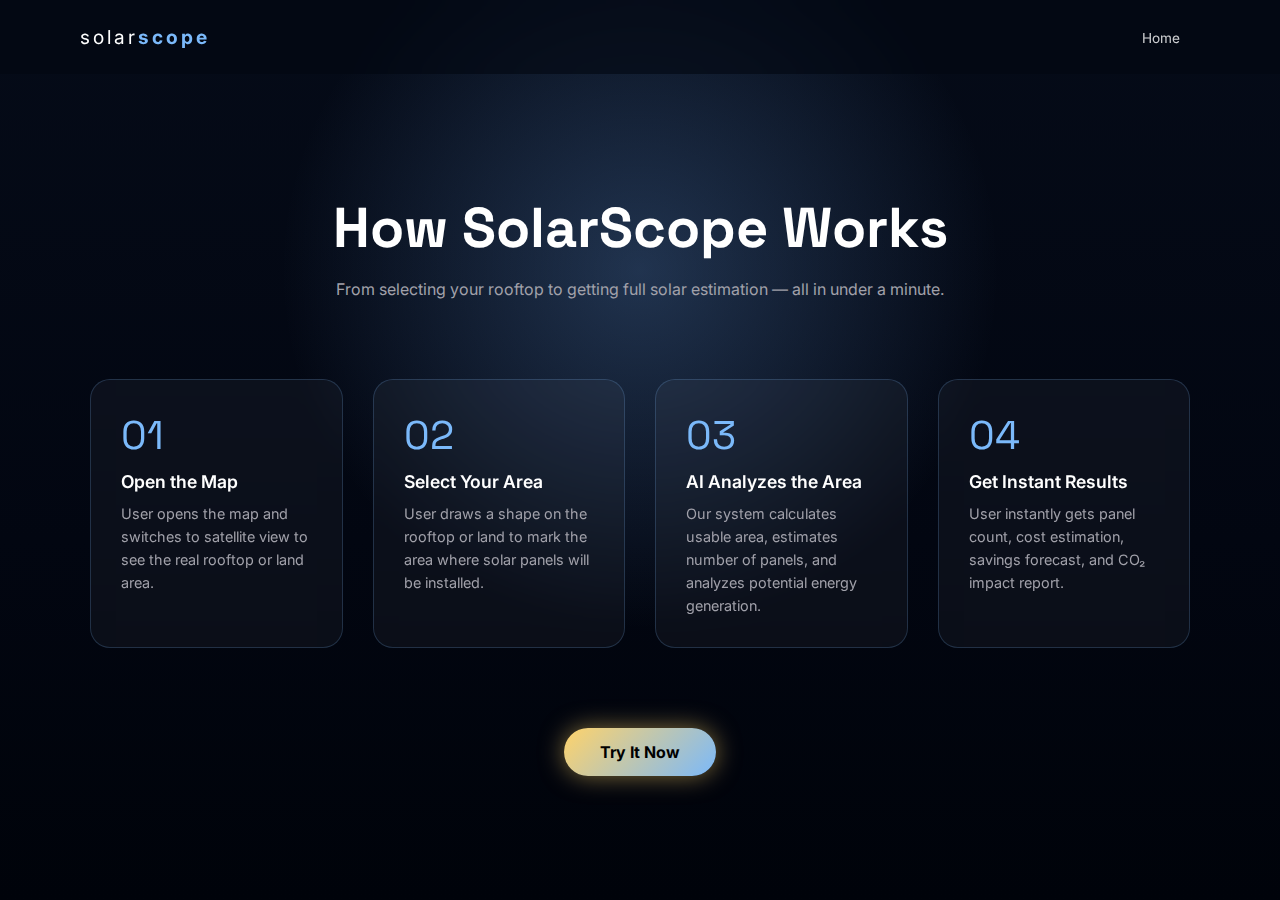
<file: how-it-works.html>
<!DOCTYPE html>
<html lang="en">
<head>
    <meta charset="UTF-8">
    <title>How It Works | SolarScope</title>
    <meta name="viewport" content="width=device-width, initial-scale=1.0">

    <!-- Same fonts -->
    <link href="https://fonts.googleapis.com/css2?family=Inter:wght@300;400;600;700&family=Space+Grotesk:wght@500;600;700&display=swap" rel="stylesheet">

    <style>
        :root {
            --accent-blue: #7bb9fa;
            --text-muted: #a1a1aa;
        }

        body {
            margin: 0;
            min-height: 100vh;
            font-family: 'Inter', sans-serif;
            color: white;
            background:
                radial-gradient(circle at 50% 30%, rgba(120, 180, 255, 0.25), transparent 40%),
                linear-gradient(180deg, #050b18 0%, #020611 60%, #00030a 100%);
        }

        /* Navbar */
        nav {
            position: sticky;
            top: 0;
            padding: 25px 80px;
            display: flex;
            justify-content: space-between;
            align-items: center;
            backdrop-filter: blur(10px);
            background: rgba(2,6,17,0.6);
            z-index: 100;
        }

        .logo { font-size: 1.2rem; letter-spacing: 3px; }
        .logo strong { color: var(--accent-blue); }

        .nav-links a {
            color: white;
            text-decoration: none;
            margin: 0 20px;
            font-size: 0.85rem;
            opacity: 0.8;
        }

        /* Page */
        .container {
            max-width: 1100px;
            margin: 0 auto;
            padding: 80px 40px;
            text-align: center;
        }

        h1 {
            font-family: 'Space Grotesk', sans-serif;
            font-size: 3.5rem;
            margin-bottom: 10px;
        }

        .subtitle {
            color: var(--text-muted);
            margin-bottom: 80px;
        }

        /* Steps */
        .steps {
            display: grid;
            grid-template-columns: repeat(auto-fit, minmax(220px, 1fr));
            gap: 30px;
        }

        .step-card {
            background: rgba(255,255,255,0.04);
            border: 1px solid rgba(123,185,250,0.2);
            border-radius: 20px;
            padding: 30px;
            text-align: left;
            backdrop-filter: blur(10px);
            transition: all 0.3s ease;
        }

        .step-card:hover {
            transform: translateY(-6px);
            box-shadow: 0 0 30px rgba(123,185,250,0.25);
            border-color: rgba(123,185,250,0.6);
        }

        .step-number {
            font-family: 'Space Grotesk', sans-serif;
            font-size: 2.5rem;
            color: var(--accent-blue);
            margin-bottom: 10px;
        }

        .step-title {
            font-weight: 600;
            margin-bottom: 10px;
            font-size: 1.1rem;
        }

        .step-desc {
            font-size: 0.9rem;
            line-height: 1.6;
            color: var(--text-muted);
        }

        /* Footer CTA */
        .cta {
            margin-top: 80px;
        }

        .btn {
            display: inline-block;
            background: linear-gradient(135deg, #ffd36a, #7bb9fa);
            color: black;
            padding: 14px 36px;
            border-radius: 30px;
            text-decoration: none;
            font-weight: 700;
            box-shadow: 0 0 25px rgba(255,211,106,0.5);
            transition: 0.3s ease;
        }

        .btn:hover {
            transform: translateY(-2px) scale(1.04);
            box-shadow: 0 0 40px rgba(255,211,106,0.8);
        }
    </style>
</head>
<body>

    <nav>
        <div class="logo">solar<strong>scope</strong></div>
        <div class="nav-links">
            <a href="index.html">Home</a>
            <!-- <a href="how-it-works.html">How It Works</a> -->
        </div>
    </nav>

    <div class="container">
        <h1>How SolarScope Works</h1>
        <p class="subtitle">
            From selecting your rooftop to getting full solar estimation — all in under a minute.
        </p>

        <div class="steps">

            <div class="step-card">
                <div class="step-number">01</div>
                <div class="step-title">Open the Map</div>
                <div class="step-desc">
                    User opens the map and switches to satellite view to see the real rooftop or land area.
                </div>
            </div>

            <div class="step-card">
                <div class="step-number">02</div>
                <div class="step-title">Select Your Area</div>
                <div class="step-desc">
                    User draws a shape on the rooftop or land to mark the area where solar panels will be installed.
                </div>
            </div>

            <div class="step-card">
                <div class="step-number">03</div>
                <div class="step-title">AI Analyzes the Area</div>
                <div class="step-desc">
                    Our system calculates usable area, estimates number of panels, and analyzes potential energy generation.
                </div>
            </div>

            <div class="step-card">
                <div class="step-number">04</div>
                <div class="step-title">Get Instant Results</div>
                <div class="step-desc">
                    User instantly gets panel count, cost estimation, savings forecast, and CO₂ impact report.
                </div>
            </div>

        </div>

        <div class="cta">
            <a href="index.html" class="btn">Try It Now</a>
        </div>
    </div>

</body>
</html>
</file>
